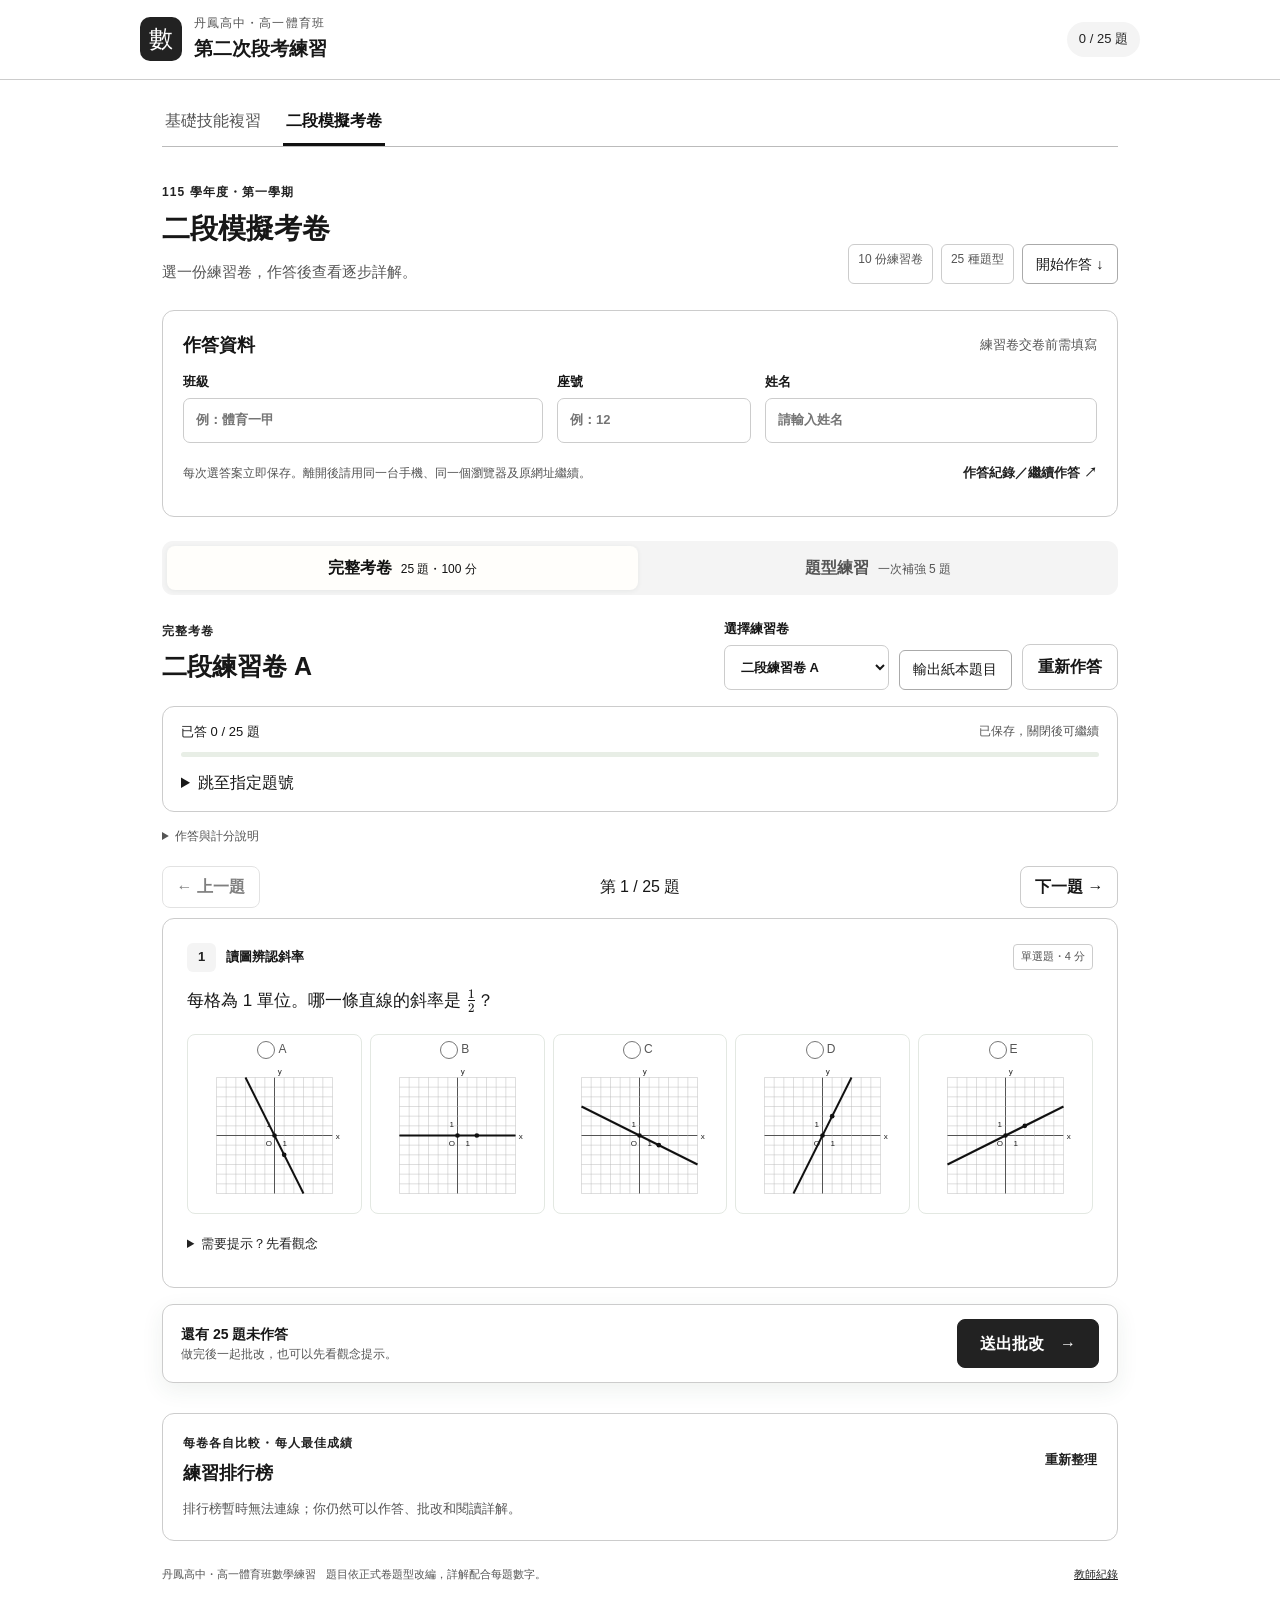
<file: sports115/index.html>
<!doctype html>
<html lang="zh-Hant">
<head>
  <meta charset="utf-8"><meta name="viewport" content="width=device-width, initial-scale=1">
  <meta name="theme-color" content="#0f766e">
  <meta name="description" content="丹鳳高中高一體育班數學第二次段考練習：十份練習卷、題型補強、逐步詳解與錯題重練。">
  <title>高一體育班｜數學段考練習</title>
  <link rel="stylesheet" href="vendor/katex.min.css"><link rel="stylesheet" href="styles.css?v=20261007-title">
  <script defer src="vendor/katex.min.js"></script><script defer src="vendor/auto-render.min.js"></script>
  <link rel="stylesheet" href="exam2.css?v=pager1"><script defer src="pager.js?v=1"></script><script defer src="geometry.js?v=1"></script><script defer src="app.js?v=exam2-3-25-20261127"></script>
</head>
<body>
<a class="skip-link" href="#workspace">跳到練習題</a>
<header class="topbar"><div class="brand"><span class="brand-mark" aria-hidden="true">數</span><div><p>丹鳳高中・高一體育班</p><h1>第二次段考練習</h1></div></div><div class="header-score" id="headerScore">準備開始</div></header>
<main><nav class="areas" aria-label="練習區"><a href="basics.html">基礎技能複習</a><a aria-current="page" href="./">二段模擬考卷</a></nav>
  <section class="intro practice-intro"><div><p class="eyebrow">115 學年度・第一學期</p><h2>二段模擬考卷</h2><p>選一份練習卷，作答後查看逐步詳解。</p></div><div class="intro-meta"><span>10 份練習卷</span><span>25 種題型</span><a class="paper-export" href="#questionPager">開始作答 ↓</a></div></section>
  <section class="student-panel panel"><div class="section-head"><h2>作答資料</h2><span id="studentStatus" class="muted">練習卷交卷前需填寫</span></div><form id="studentForm"><label>班級<input id="className" maxlength="20" placeholder="例：體育一甲" autocomplete="organization" required></label><label>座號<input id="seatNumber" maxlength="3" inputmode="numeric" pattern="[0-9]{1,3}" placeholder="例：12" required></label><label>姓名<input id="studentName" maxlength="30" placeholder="請輸入姓名" autocomplete="name" required></label></form><div class="student-footer"><p>每次選答案立即保存。離開後請用同一台手機、同一個瀏覽器及原網址繼續。</p><button class="text-button" id="recordsButton" type="button">作答紀錄／繼續作答 ↗</button></div></section>
  <section id="draftPanel" class="panel" hidden><h2>繼續未完成的考卷</h2><p>選擇上次寫到一半的卷，答案和題號會一起恢復。草稿保存在目前瀏覽器，尚未送到老師端。</p><details><summary>查看未完成考卷</summary><div id="draftList"></div></details></section>
  <p id="storageWarning" class="notice" role="alert" hidden>這個瀏覽器目前無法保存作答，關閉後可能遺失。請保留此頁完成並交卷，確認已送達老師端。下次請用一般瀏覽模式開啟原網址。</p>
  <nav class="mode-tabs" aria-label="練習模式"><button id="paperTab" class="active" aria-selected="true" type="button">完整考卷<span>25 題・100 分</span></button><button id="typeTab" aria-selected="false" type="button">題型練習<span>一次補強 5 題</span></button></nav>
  <section id="workspace" tabindex="-1">
    <div class="workspace-head"><div><p class="eyebrow" id="modeCaption">完整考卷</p><h2 id="sessionTitle">練習卷 A</h2></div><div class="session-controls"><label id="paperPicker">選擇練習卷<select id="paperSelect" aria-label="選擇練習卷"></select></label><label id="typePicker" hidden>選擇題型<select id="typeSelect" aria-label="選擇題型"></select></label><a class="paper-export" id="paperExport" href="print/A.pdf?v=exam2-3" download="二段練習卷_A.pdf">輸出紙本題目</a><button id="resetButton" type="button">重新作答</button></div></div>
    <div class="progress-panel panel"><div class="progress-label"><span id="progressText">已答 0 / 25 題</span><span id="draftStatus">作答會自動保存</span></div><div class="progress-track"><div id="progressFill"></div></div><details class="jump-list"><summary>跳至指定題號</summary><div id="questionNav" class="question-nav" aria-label="題號導覽"></div></details></div>
    <details class="rules"><summary>作答與計分說明</summary><p>全卷 25 題皆為單選，每題 4 分。答錯或空白得 0 分。</p><p>交卷後本次答案會鎖定，才能安心看詳解。可隨時開始新的一次練習。完整卷成績可送到老師端；題型練習與錯題重練保存在這台裝置。</p></details>
    <div id="notice" class="notice" role="status" hidden></div>
    <section id="resultPanel" class="result-panel" aria-live="polite" hidden></section>
    <div class="quiz-tools" id="quizTools" hidden><button id="wrongFilter" type="button" aria-pressed="false">只看未得滿分的題目</button><button id="retryWrong" type="button">錯題重練</button></div>
    <nav id="questionPager" class="question-pager" aria-label="逐題作答"><button id="prev" type="button">← 上一題</button><span id="pagePosition" aria-live="polite"></span><button id="next" type="button">下一題 →</button></nav>
    <form id="quizForm" class="quiz" aria-label="練習題"></form>
    <div class="submit-bar"><div><strong id="bottomProgress">還有 25 題未作答</strong><span id="bottomHint">做完後一起批改，也可以先看觀念提示。</span></div><button id="gradeButton" class="primary" type="button">送出批改 <span aria-hidden="true">→</span></button></div>
  </section>
  <section class="leaderboard panel" id="leaderboardPanel"><div class="section-head"><div><p class="eyebrow">每卷各自比較・每人最佳成績</p><h2>練習排行榜</h2></div><button id="refreshLeaderboard" class="text-button" type="button">重新整理</button></div><div id="leaderboardContent" class="muted">完成第一份練習，留下你的進步紀錄。</div></section>
  <footer>丹鳳高中・高一體育班數學練習<span>題目依正式卷題型改編，詳解配合每題數字。</span><a href="teacher.html">教師紀錄</a></footer>
</main>
<dialog id="recordsDialog"><div class="section-head"><h2>我的作答紀錄</h2><button id="closeRecords" type="button" aria-label="關閉紀錄">關閉</button></div><p class="muted">顯示這台裝置的練習及已送達老師端的紀錄。</p><div id="recordsContent"></div></dialog>
<script src="config.js"></script>
</body></html>
</file>
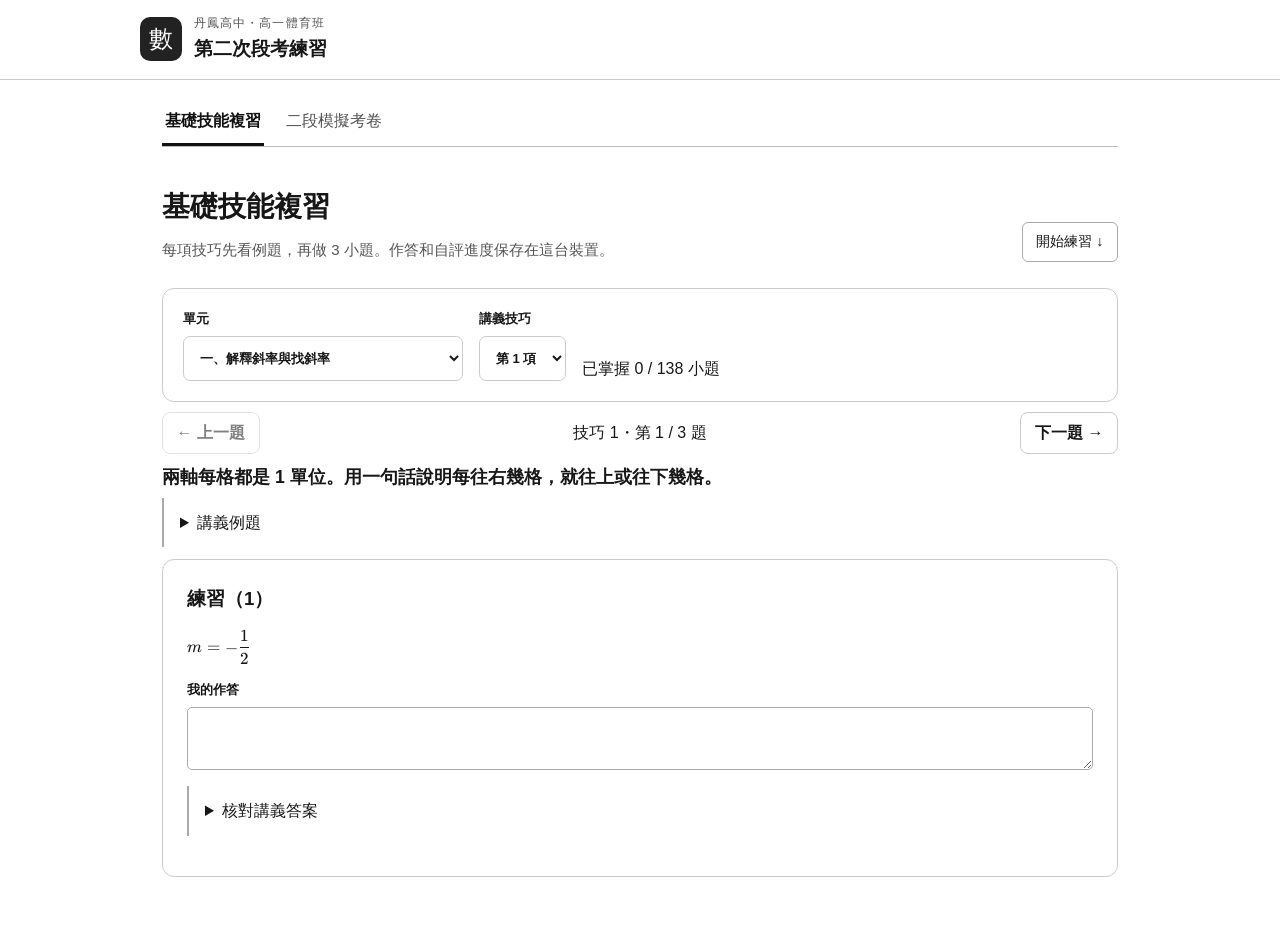
<file: sports115/basics.html>
<!doctype html>
<html lang="zh-Hant"><head>
<meta charset="utf-8"><meta name="viewport" content="width=device-width,initial-scale=1">
<title>基礎技能複習｜高一體育班二段數學</title>
<link rel="stylesheet" href="vendor/katex.min.css"><link rel="stylesheet" href="styles.css"><link rel="stylesheet" href="exam2.css?v=pager1">
<script defer src="vendor/katex.min.js"></script><script defer src="vendor/auto-render.min.js"></script>
<script defer src="pager.js?v=1"></script><script defer src="geometry.js?v=1"></script><script defer src="basics.js?v=pager1"></script>
</head><body>
<header class="topbar"><div class="brand"><span class="brand-mark" aria-hidden="true">數</span><div><p>丹鳳高中・高一體育班</p><h1>第二次段考練習</h1></div></div></header>
<main><nav class="areas" aria-label="練習區"><a aria-current="page" href="basics.html">基礎技能複習</a><a href="./">二段模擬考卷</a></nav>
<section class="intro practice-intro"><div><h2>基礎技能複習</h2><p>每項技巧先看例題，再做 3 小題。作答和自評進度保存在這台裝置。</p></div><a class="paper-export" href="#questionPager">開始練習 ↓</a></section>
<section class="panel skill-picker"><label>單元<select id="unit"></select></label><label>講義技巧<select id="skill"></select></label><span id="totalProgress" role="status"></span></section>
<nav id="questionPager" class="question-pager" aria-label="逐題作答"><button id="prev" type="button">← 上一題</button><span id="pagePosition" aria-live="polite"></span><button id="next" type="button">下一題 →</button></nav>
<section id="skillBody" aria-live="polite">正在載入講義…</section>

<p id="saveNotice" role="status"></p></main></body></html>
</file>
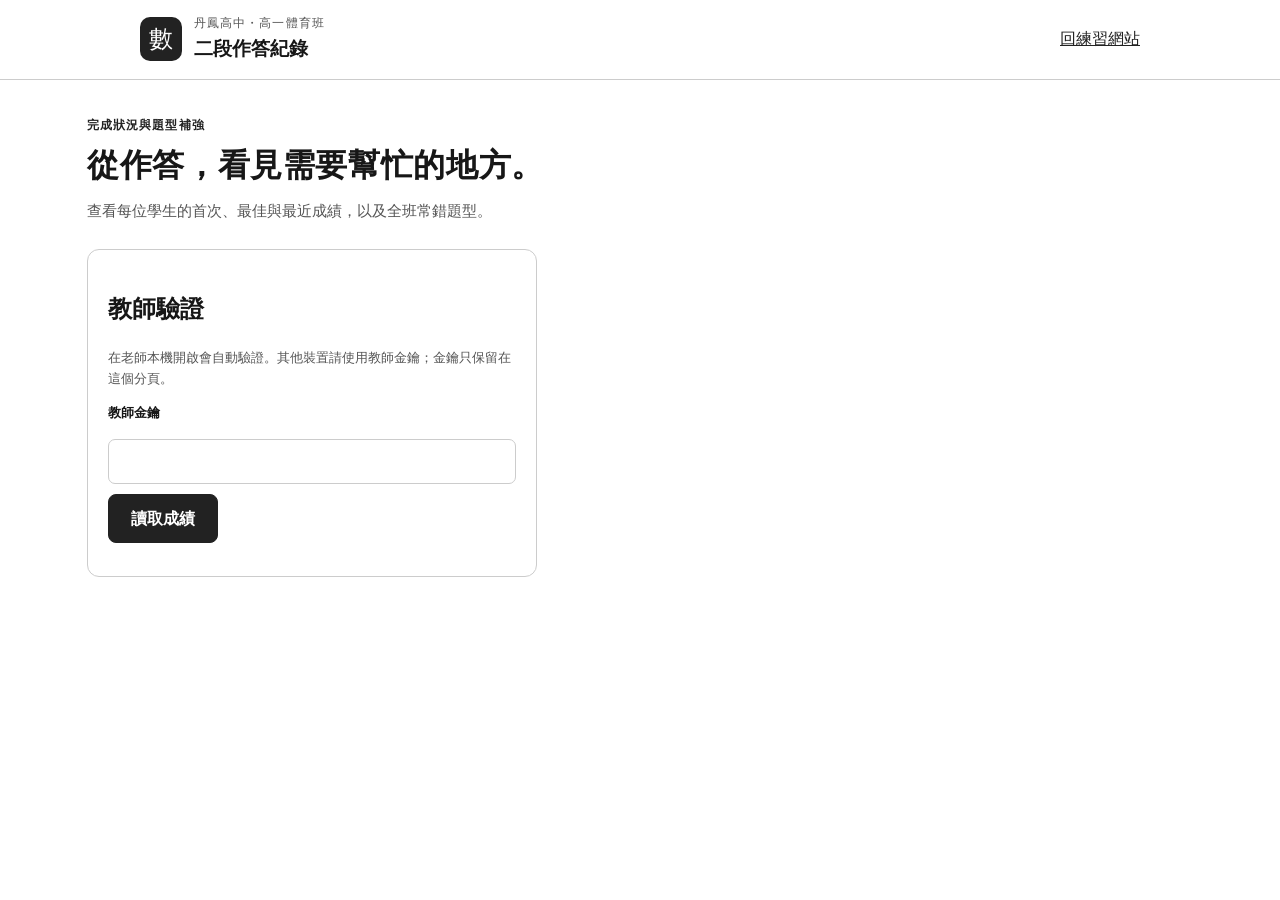
<file: sports115/teacher.html>
<!doctype html><html lang="zh-Hant"><head><meta charset="utf-8"><meta name="viewport" content="width=device-width, initial-scale=1"><title>教師紀錄｜高一體育班數學練習</title><link rel="stylesheet" href="styles.css"><link rel="stylesheet" href="exam2.css?v=1"><script src="config.js"></script><script defer src="teacher.js?v=25-20261127"></script></head><body class="teacher"><header class="topbar"><div class="brand"><span class="brand-mark">數</span><div><p>丹鳳高中・高一體育班</p><h1>二段作答紀錄</h1></div></div><a href="index.html">回練習網站</a></header><main><section class="intro"><div><p class="eyebrow">完成狀況與題型補強</p><h2>從作答，看見需要幫忙的地方。</h2><p>查看每位學生的首次、最佳與最近成績，以及全班常錯題型。</p></div></section><section id="loginPanel" class="panel teacher-login"><h2>教師驗證</h2><p class="muted">在老師本機開啟會自動驗證。其他裝置請使用教師金鑰；金鑰只保留在這個分頁。</p><form id="loginForm"><label>教師金鑰<input type="password" id="teacherKey" autocomplete="off" required></label><button class="primary" type="submit">讀取成績</button></form><p id="loginStatus" role="status" class="muted"></p></section><div id="dashboard" hidden><div class="teacher-tools"><label>題目版本<select id="versionFilter"><option value="115-1-exam2-v3">25 題・100 分（現行）</option><option value="115-1-exam2-v2">20 題・80 分（舊紀錄）</option><option value="115-1-exam2-v1">25 題初版（舊紀錄）</option></select></label><label>練習卷<select id="paperFilter"><option value="">全部練習卷</option></select></label><label>班級<select id="classFilter"><option value="">全部班級</option></select></label><button id="refresh" type="button">重新整理</button><button id="export" type="button">匯出成績 CSV</button></div><div class="teacher-stats" id="stats"></div><section class="panel"><div class="section-head"><h2>學生完成狀況</h2><span class="muted" id="dataTime"></span></div><details class="rules"><summary>檢查哪些座號還沒交卷</summary><p>先選班級及練習卷，再填入應交座號，例如 1-30 或 1,3,5-10。這份名單只保存在老師這台裝置。</p><label>應交座號<input id="rosterInput" placeholder="例如：1-30"></label><p id="missingSeats"></p></details><div class="table-wrap"><table><thead><tr><th>班級</th><th>座號</th><th>姓名</th><th>完成次數</th><th>首次</th><th>最佳</th><th>最近</th><th>最近時間</th></tr></thead><tbody id="studentRows"></tbody></table></div><p id="emptyRecords" class="empty" hidden>目前沒有符合條件的作答紀錄。</p></section><section class="panel" style="margin-top:20px"><div class="section-head"><h2>全班常錯題型</h2><span class="muted">未得滿分次數／作答次數，含部分給分</span></div><div id="typeBars" class="type-bars"></div></section><section class="panel" style="margin-top:20px"><div class="section-head"><h2>最近交卷紀錄</h2><span class="muted">點開可核對逐題作答</span></div><div id="attemptRows"></div></section></div></main></body></html>
</file>
<file: sports115/styles.css>
:root{--ink:#182d2b;--muted:#62716e;--accent:#0f766e;--accent-dark:#0c5f59;--line:#dae4df;--page:#f5f7f3;--good:#16664a;--bad:#a63630;--amber:#935b13;--serif:'Songti TC','Noto Serif TC',serif;color-scheme:light}
*{box-sizing:border-box}body{margin:0;color:var(--ink);background:var(--page);font-family:-apple-system,BlinkMacSystemFont,'Noto Sans TC','Segoe UI',sans-serif;font-size:16px;line-height:1.6}button,input,select{font:inherit}button{cursor:pointer;border:1px solid var(--line);border-radius:8px;min-height:44px;padding:9px 15px;color:var(--ink);background:white;font-weight:650}button:hover{background:#eff5f1;border-color:#b1cbc0}button:disabled{opacity:.55;cursor:default}a{color:var(--accent)}button:focus-visible,a:focus-visible,summary:focus-visible,input:focus-visible,select:focus-visible{outline:3px solid #40a39a;outline-offset:3px}[hidden]{display:none!important}.skip-link{position:fixed;top:-100px;z-index:100;background:white;padding:8px}.skip-link:focus{top:8px}.topbar{position:sticky;top:0;z-index:20;display:flex;align-items:center;justify-content:space-between;gap:12px;padding:14px max(18px,calc((100vw - 1000px)/2));background:#fffef9f2;border-bottom:1px solid var(--line);backdrop-filter:blur(10px)}.brand{display:flex;align-items:center;gap:12px}.brand-mark{display:grid;place-items:center;background:var(--accent);color:white;width:42px;height:44px;border-radius:10px;font-family:var(--serif);font-size:24px}.brand p{margin:0;font-size:12px;color:var(--muted);letter-spacing:.09em}.brand h1{font-size:19px;margin:1px 0 0}.header-score{font-size:13px;color:var(--accent);background:#eaf3ec;border-radius:999px;padding:7px 12px;white-space:nowrap}main{max-width:1000px;padding:0 22px 36px;margin:auto}.intro{padding:36px 0 26px;display:flex;justify-content:space-between;align-items:end;gap:20px}.eyebrow{color:var(--accent);font-size:12px;font-weight:750;letter-spacing:.09em;margin:0 0 5px}.intro h2{font-family:var(--serif);font-size:32px;letter-spacing:.02em;margin:2px 0 8px;font-weight:600}.intro p:not(.eyebrow){margin:0;color:var(--muted);font-size:15px}.intro-meta{display:flex;gap:8px;flex-wrap:wrap;justify-content:end}.intro-meta span{padding:5px 9px;border:1px solid var(--line);border-radius:6px;font-size:12px;color:var(--muted);white-space:nowrap}.panel{border:1px solid var(--line);background:#fffefb;border-radius:12px;padding:20px}.section-head{display:flex;align-items:center;justify-content:space-between;gap:12px;margin-bottom:12px}.section-head h2{margin:0;font-size:18px}.muted{color:var(--muted);font-size:13px}.student-panel form{display:grid;grid-template-columns:1.3fr .7fr 1.2fr;gap:14px}label{display:grid;gap:5px;font-size:13px;font-weight:600}input,select{width:100%;min-height:45px;border:1px solid var(--line);border-radius:7px;padding:9px 12px;background:white;color:var(--ink)}.student-footer{display:flex;align-items:center;justify-content:space-between;gap:12px;margin-top:9px}.student-footer p{margin:0;color:var(--muted);font-size:12px}.text-button{color:var(--accent);border:0;background:transparent;font-size:13px;padding:6px 0}.mode-tabs{display:grid;grid-template-columns:1fr 1fr;gap:5px;padding:5px;background:#e8eeE7;border-radius:11px;margin:24px 0}.mode-tabs button{border:0;background:transparent;border-radius:8px;color:var(--muted)}.mode-tabs button.active{background:#fffefb;color:var(--accent-dark);box-shadow:0 1px 5px #24413612}.mode-tabs span{display:inline-block;margin-left:9px;font-size:12px;font-weight:400}.workspace-head{display:flex;align-items:center;justify-content:space-between;gap:14px;margin-bottom:16px}.workspace-head h2{font-size:25px;margin:0;font-family:var(--serif)}.session-controls{display:flex;align-items:end;gap:10px}.session-controls select{min-width:165px}.session-controls #typeSelect{max-width:280px}.progress-panel{padding:15px 18px}.progress-label{display:flex;justify-content:space-between;gap:12px;font-size:13px}.progress-label span:last-child{font-size:12px;color:var(--muted)}.progress-track{height:5px;background:#e8eee6;border-radius:8px;margin:10px 0 13px;overflow:hidden}#progressFill{height:100%;background:var(--accent);transition:width .2s}.question-nav{display:flex;flex-wrap:wrap;gap:6px}.question-nav button{min-height:32px;min-width:32px;font-size:12px;font-variant-numeric:tabular-nums;padding:4px 6px;border-radius:5px}.question-nav .answered{background:#e1eee6;border-color:#b7d2c5;color:var(--accent-dark)}.question-nav .wrong{background:#f9e8e2;color:var(--bad);border-color:#ebc1b5}.question-nav .partial{background:#fff0d7;color:var(--amber);border-color:#dfcaa6}.rules{font-size:12px;color:var(--muted);margin:15px 0 20px}.rules summary{cursor:pointer;width:fit-content}.rules p{max-width:800px}.question{background:white;border:1px solid var(--line);border-radius:12px;padding:24px;margin:0 0 16px;scroll-margin-top:105px;overflow:hidden}.q-head{display:flex;justify-content:space-between;align-items:center;gap:10px;margin-bottom:13px}.q-number{display:flex;align-items:center;gap:10px;font-size:13px;font-weight:650}.q-number b{font-size:13px;display:grid;place-items:center;width:29px;height:29px;background:#eef3eb;border-radius:6px;color:var(--accent)}.q-type{font-size:11px;padding:3px 7px;border:1px solid var(--line);border-radius:4px;color:var(--muted);white-space:nowrap}.stem{font-size:17px;line-height:1.9;margin:0 0 17px;overflow-wrap:anywhere}.options{display:grid;gap:8px}.option{position:relative;display:flex;align-items:center;gap:12px;min-height:51px;padding:11px 14px;border:1px solid #e3e8e2;border-radius:8px;font-size:15px;line-height:1.65;cursor:pointer;font-weight:400;overflow-wrap:anywhere}.option:hover{border-color:#7eafa0;background:#f8fbf7}.option:has(input:checked){background:#edf6ef;border-color:#72a795}.option input{width:18px;height:18px;min-height:18px;flex-shrink:0;margin:0;accent-color:var(--accent)}.option-letter{font-size:12px;color:var(--muted);min-width:13px}.option-content{min-width:0}.option.correct-option{background:#f0f7f1;border-color:#b4d4ba}.option.wrong-choice{background:#fff1ee;border-color:#e8b4a7}.question.is-wrong{border-left:3px solid #be6a57}.question.is-correct{border-left:3px solid #528968}.question.is-partial{border-left:3px solid #c1984f}.hint{margin-top:14px;font-size:13px;color:var(--muted)}.hint summary{cursor:pointer;color:var(--accent);padding:6px 0;min-height:35px}.hint p{margin:7px 0;padding:11px 14px;border-radius:7px;background:#f3f6ef;font-size:14px;line-height:1.8}.feedback{display:flex;align-items:start;justify-content:space-between;gap:12px;margin-top:17px;padding-top:15px;border-top:1px solid var(--line);font-size:13px}.feedback strong{color:var(--good)}.feedback.bad strong{color:var(--bad)}.feedback.partial strong{color:var(--amber)}.feedback .answer-meta{color:var(--muted);font-size:12px;margin-top:3px}.solution{margin-top:12px;border:1px solid #d9e5dc;border-radius:8px;background:#fcfdf9}.solution>summary{cursor:pointer;min-height:47px;display:flex;align-items:center;justify-content:space-between;padding:11px 15px;gap:10px;color:var(--accent-dark);font-size:14px;font-weight:700}.solution>summary::after{content:'＋';font-size:18px;font-weight:400}.solution[open]>summary::after{content:'−'}.solution-body{padding:5px 18px 20px;border-top:1px solid #e5ece1}.solution-concept{background:#eef4e9;border-radius:7px;padding:13px 15px;margin:16px 0;font-size:14px}.solution-concept b{display:block;color:var(--accent);font-size:12px;margin-bottom:5px}.step{display:grid;grid-template-columns:25px 1fr;gap:11px;padding:12px 0}.step+.step{border-top:1px dashed #e0e8dc}.step-index{display:grid;place-items:center;border:1px solid #d6e1d1;color:var(--accent);border-radius:50%;width:24px;height:24px;font-size:11px;margin-top:2px}.step h4{font-size:14px;margin:0 0 5px}.step p{font-size:14px;line-height:1.95;margin:0;overflow-wrap:anywhere}.solution-body h3{font-size:14px;margin:20px 0 9px}.option-analysis{display:grid;grid-template-columns:26px 30px 1fr;gap:7px;font-size:13px;line-height:1.9;padding:10px 0;border-bottom:1px solid #e5eadd}.truth{color:var(--good);font-weight:650}.false{color:var(--bad);font-weight:650}.pitfalls{border-left:3px solid #dbbf7f;background:#faf6e9;padding:11px 14px;font-size:13px}.pitfalls b{display:block;color:var(--amber);margin-bottom:5px}.pitfalls p{margin:4px 0;line-height:1.8}.number-line{width:100%;max-width:430px;height:auto;margin:12px 0}.result-panel{background:#eaf2e8;border:1px solid #bdcfb9;border-radius:12px;padding:22px;margin:0 0 16px}.result-top{display:flex;align-items:center;justify-content:space-between;gap:12px}.result-top h2{font-size:20px;margin:0 0 4px}.result-score{font-size:40px;font-weight:750;letter-spacing:-.04em;color:var(--accent)}.result-score small{font-size:14px;font-weight:400;letter-spacing:0;margin-left:5px}.result-meta{font-size:13px;color:var(--muted);margin:5px 0}.result-message{font-size:14px;margin:14px 0 8px}.send-row{display:flex;align-items:center;gap:10px;flex-wrap:wrap;font-size:12px}.send-row button{min-height:35px;font-size:12px;padding:5px 10px}.quiz-tools{display:flex;gap:8px;flex-wrap:wrap;margin-bottom:16px}.quiz-tools button{font-size:12px;min-height:38px}.quiz-tools button[aria-pressed=true]{background:var(--accent);color:white}.submit-bar{position:sticky;bottom:12px;z-index:15;display:flex;justify-content:space-between;align-items:center;gap:14px;background:#fffefbee;border:1px solid var(--line);backdrop-filter:blur(8px);border-radius:11px;padding:14px 18px;box-shadow:0 7px 22px #2c4c3014;margin:25px 0}.submit-bar strong{display:block;font-size:14px}.submit-bar div>span{display:block;font-size:12px;color:var(--muted)}.primary{background:var(--accent);border-color:var(--accent);color:white;padding:11px 22px}.primary:hover{background:var(--accent-dark);border-color:var(--accent-dark)}.primary span{padding-left:12px}.notice{background:#fff2dc;border:1px solid #dec598;color:var(--amber);padding:12px 16px;border-radius:8px;font-size:13px;margin-bottom:16px}.leaderboard{margin-top:30px}.rank-list{padding:0;list-style:none;margin:8px 0}.rank-list li{display:flex;justify-content:space-between;gap:12px;padding:11px 0;border-bottom:1px solid var(--line);font-size:14px}.rank-list li:last-child{border:0}.rank-list strong{color:var(--accent)}footer{display:flex;gap:10px;flex-wrap:wrap;align-items:center;margin-top:25px;color:var(--muted);font-size:11px}footer span{flex:1}dialog{width:min(720px,calc(100% - 24px));max-height:85vh;border:1px solid var(--line);border-radius:12px;padding:22px;color:var(--ink)}dialog::backdrop{background:#142d2b70}.record{padding:14px 0;border-bottom:1px solid var(--line);font-size:13px}.record-top{display:flex;justify-content:space-between;gap:10px}.record p{margin:3px 0;font-size:12px;color:var(--muted)}.katex{font-size:1.08em}.katex-display{overflow-x:auto;overflow-y:hidden;padding:5px 0}body.teacher main{max-width:1150px}.teacher-tools{display:flex;gap:10px;flex-wrap:wrap}.teacher-stats{display:grid;grid-template-columns:repeat(4,1fr);gap:12px;margin:20px 0}.stat-card{padding:17px;background:white;border:1px solid var(--line);border-radius:10px}.stat-card strong{display:block;color:var(--accent);font-size:26px}.stat-card span{font-size:12px;color:var(--muted)}.table-wrap{overflow-x:auto}table{border-collapse:collapse;width:100%;font-size:13px;white-space:nowrap}th,td{text-align:left;padding:11px;border-bottom:1px solid var(--line)}th{color:var(--muted);font-size:12px}.type-bars{display:grid;grid-template-columns:repeat(2,1fr);gap:12px 22px}.type-bar{font-size:12px}.type-bar .progress-label{font-size:12px}.type-bar .progress-track{margin:6px 0;background:#eff0e8}.type-bar .bar{height:100%;background:#c5895e}.teacher-login{max-width:450px}.teacher-login input{margin:10px 0}.empty{padding:12px 0;color:var(--muted);font-size:13px}
@media(min-width:760px){.options{grid-template-columns:repeat(2,minmax(0,1fr))}.options .option:last-child:nth-child(odd){grid-column:1/-1}.question.long-options .options{grid-template-columns:1fr}}
@media(max-width:700px){main{padding:0 12px 25px}.topbar{padding:10px 13px}.brand{gap:9px}.brand-mark{width:35px;height:37px;font-size:21px}.brand h1{font-size:16px}.brand p{font-size:10px}.header-score{font-size:11px;padding:5px 8px}.intro{padding:25px 3px 21px;display:block}.intro h2{font-size:27px}.intro-meta{justify-content:start;margin-top:16px}.student-panel{padding:15px}.student-panel form{grid-template-columns:1fr .7fr}.student-panel form label:last-child{grid-column:1/-1}.section-head{flex-wrap:wrap;gap:3px}.student-footer{align-items:start}.student-footer p{max-width:60%;font-size:11px}.mode-tabs{margin:20px 0}.mode-tabs span{display:block;margin:1px 0 0;font-size:10px}.workspace-head{align-items:start;flex-direction:column;gap:10px}.workspace-head h2{font-size:23px}.session-controls{width:100%}.session-controls label{flex:1}.session-controls select{min-width:0}.session-controls #typeSelect{max-width:none}.session-controls button{font-size:12px;padding:9px 12px}.question{padding:18px 14px}.stem{font-size:16px;line-height:1.9}.q-number{font-size:12px;gap:7px}.option{padding:11px;font-size:14px;gap:9px}.solution-body{padding:3px 12px 16px}.step{gap:8px;grid-template-columns:24px 1fr}.step p{font-size:13px}.option-analysis{grid-template-columns:18px 25px 1fr;font-size:12px}.submit-bar{padding:11px 12px;bottom:8px;gap:8px}.submit-bar div>span{display:none}.submit-bar strong{font-size:12px}.primary{padding:10px 14px;font-size:14px}.primary span{padding-left:5px}.result-panel{padding:17px}.result-score{font-size:34px}.result-top h2{font-size:17px}.progress-panel{padding:13px}.progress-label{font-size:12px}.question-nav{gap:5px}.question-nav button{min-width:31px}.teacher-stats{grid-template-columns:repeat(2,1fr)}.type-bars{grid-template-columns:1fr}}
@media(prefers-reduced-motion:reduce){*{scroll-behavior:auto!important;transition:none!important}}

.practice-intro h2{font-family:inherit;font-size:28px;font-weight:700;letter-spacing:0}
@media(max-width:700px){.practice-intro h2{font-size:24px}}
</file>
<file: sports115/exam2.css>
:root{--ink:#171717;--muted:#555;--accent:#222;--accent-dark:#111;--line:#ccc;--page:white;--good:#222;--bad:#333;--amber:#444;--serif:inherit}
body{background:white;color:#171717}
body .topbar,body .panel,body .question,body .intro,body .solution,body .submit-bar,body .result-panel{background:white;color:#171717;border-color:#ccc}
body .practice-intro h2,body .intro h2,.brand h1{font-family:inherit}
body .header-score,body .q-number b,body .mode-tabs,body .hint p,body .solution-concept,body .pitfalls,body .feedback,body .notice,body .question-nav button.answered,body .question-nav button.wrong,body .question-nav button.partial,body .option:hover,body .option:has(input:checked),body .option.correct-option,body .option.wrong-choice{background:#f4f4f4;color:#222;border-color:#999}
body .option.correct-option{border:2px solid #222}body .option.wrong-choice{border-style:dashed}
.areas{display:flex;gap:1.2rem;border-bottom:1px solid #bbb;margin:18px 0 0}
.areas a{display:inline-block;text-decoration:none;color:#555;padding:10px 3px}
.areas a[aria-current]{font-weight:700;color:#111;border-bottom:3px solid #111}
.coordinate-figure{display:block;width:155px;max-width:100%;height:auto}
.skill-picker,.skill-nav{display:flex;align-items:end;flex-wrap:wrap;gap:1rem}
.skill-picker label,.work-label{display:grid;gap:.4rem;font-weight:600}
.skill-picker select{max-width:100%}.skill-picker>*{min-width:0}.skill-nav{justify-content:space-between}
#skillBody{margin:2rem 0}#skillBody h3{margin:0}.skill-prompt{font-size:1.15rem}
.skill-example,.self-check{margin:1rem 0;padding:.75rem 1rem;border-left:2px solid #aaa}
.work-label textarea{font:inherit;padding:.6rem;border:1px solid #aaa;border-radius:5px;width:100%;resize:vertical}
.self-check button[aria-pressed=true]{background:#222;color:white}
.sketch .coordinate-figure{width:250px;cursor:crosshair;touch-action:manipulation}
.sketch{width:fit-content}.skill-nav{margin-bottom:2rem}

.question-pager{display:flex;align-items:center;justify-content:space-between;gap:.5rem;margin:.6rem 0;font-variant-numeric:tabular-nums}
.question-pager button,.paper-export{min-height:40px;padding:.45rem .85rem}
.paper-export{display:inline-flex;align-items:center;color:inherit;text-decoration:none;border:1px solid #aaa;border-radius:6px;font-size:.9rem}
.paper-export[hidden]{display:none}.jump-list{margin-top:.4rem}.question-nav [aria-current=step]{outline:2px solid currentColor;outline-offset:-2px}
#quizForm,#skillBody{touch-action:pan-y pinch-zoom}
#workspace .submit-bar{position:static;margin:8px 0}
#skillBody{margin:8px 0}#skillBody h2{margin:.4rem 0;font-size:1.1rem}#skillBody .skill-prompt{margin:.4rem 0}
#skillBody .skill-example{margin:.4rem 0 .7rem}
#quizForm .graph-options{grid-template-columns:repeat(5,minmax(0,1fr))}
#quizForm .graph-options .option{flex-wrap:wrap;justify-content:center;gap:3px;padding:5px}
#quizForm .graph-options .option:last-child{grid-column:auto}
.graph-options .option-content{width:100%}.graph-options .coordinate-figure{width:100%;max-width:145px;margin:auto}
@media(max-width:700px){
  #quizForm .question,#skillBody .question{padding:12px;margin-bottom:6px}
  #quizForm .stem{line-height:1.5;margin-bottom:8px}
  #quizForm .q-head{margin-bottom:6px}
  #quizForm .option{min-height:41px;padding:5px 8px;line-height:1.4}
  #quizForm .options{gap:5px}
  #quizForm .graph-options{grid-template-columns:repeat(3,minmax(0,1fr))}
  #quizForm .graph-options .option{padding:2px}
  #quizForm .graph-options .coordinate-figure{max-height:105px}
  .question-pager{font-size:.9rem}
}
#questionPager{scroll-margin-top:78px}
@media(max-width:700px){
  #quizForm .short-options{grid-template-columns:repeat(2,minmax(0,1fr))}
  #quizForm .graph-options{grid-template-columns:repeat(2,minmax(0,1fr))}
}
@media(max-width:700px) and (max-height:740px){
  #quizForm .graph-options .coordinate-figure{max-height:97px}
  #quizForm .hint{margin-top:6px}
  #skillBody .coordinate-figure{width:120px}
  #skillBody .sketch .coordinate-figure{width:170px}
  #skillBody .question h3{font-size:1rem}
  #skillBody .question p{margin:.35rem 0}
  #skillBody .self-check{margin:.4rem 0;padding:.35rem .7rem}
  #skillBody .sketch-notes{margin:.4rem 0}
}
.question-pager button{white-space:nowrap;flex:none}
.question-pager span{text-align:center}
.drawing-tools,.drawing-tools label{display:flex;align-items:center;gap:8px}
.drawing-tools{gap:1rem}.drawing-tools input[type=checkbox]{width:18px;min-height:18px;height:18px}
@media(max-width:400px){
  .question-pager button{padding:.35rem .5rem}
  .question-pager span{font-size:.82rem}
  #skillBody .skill-example{padding:.35rem .7rem}
}
</file>
